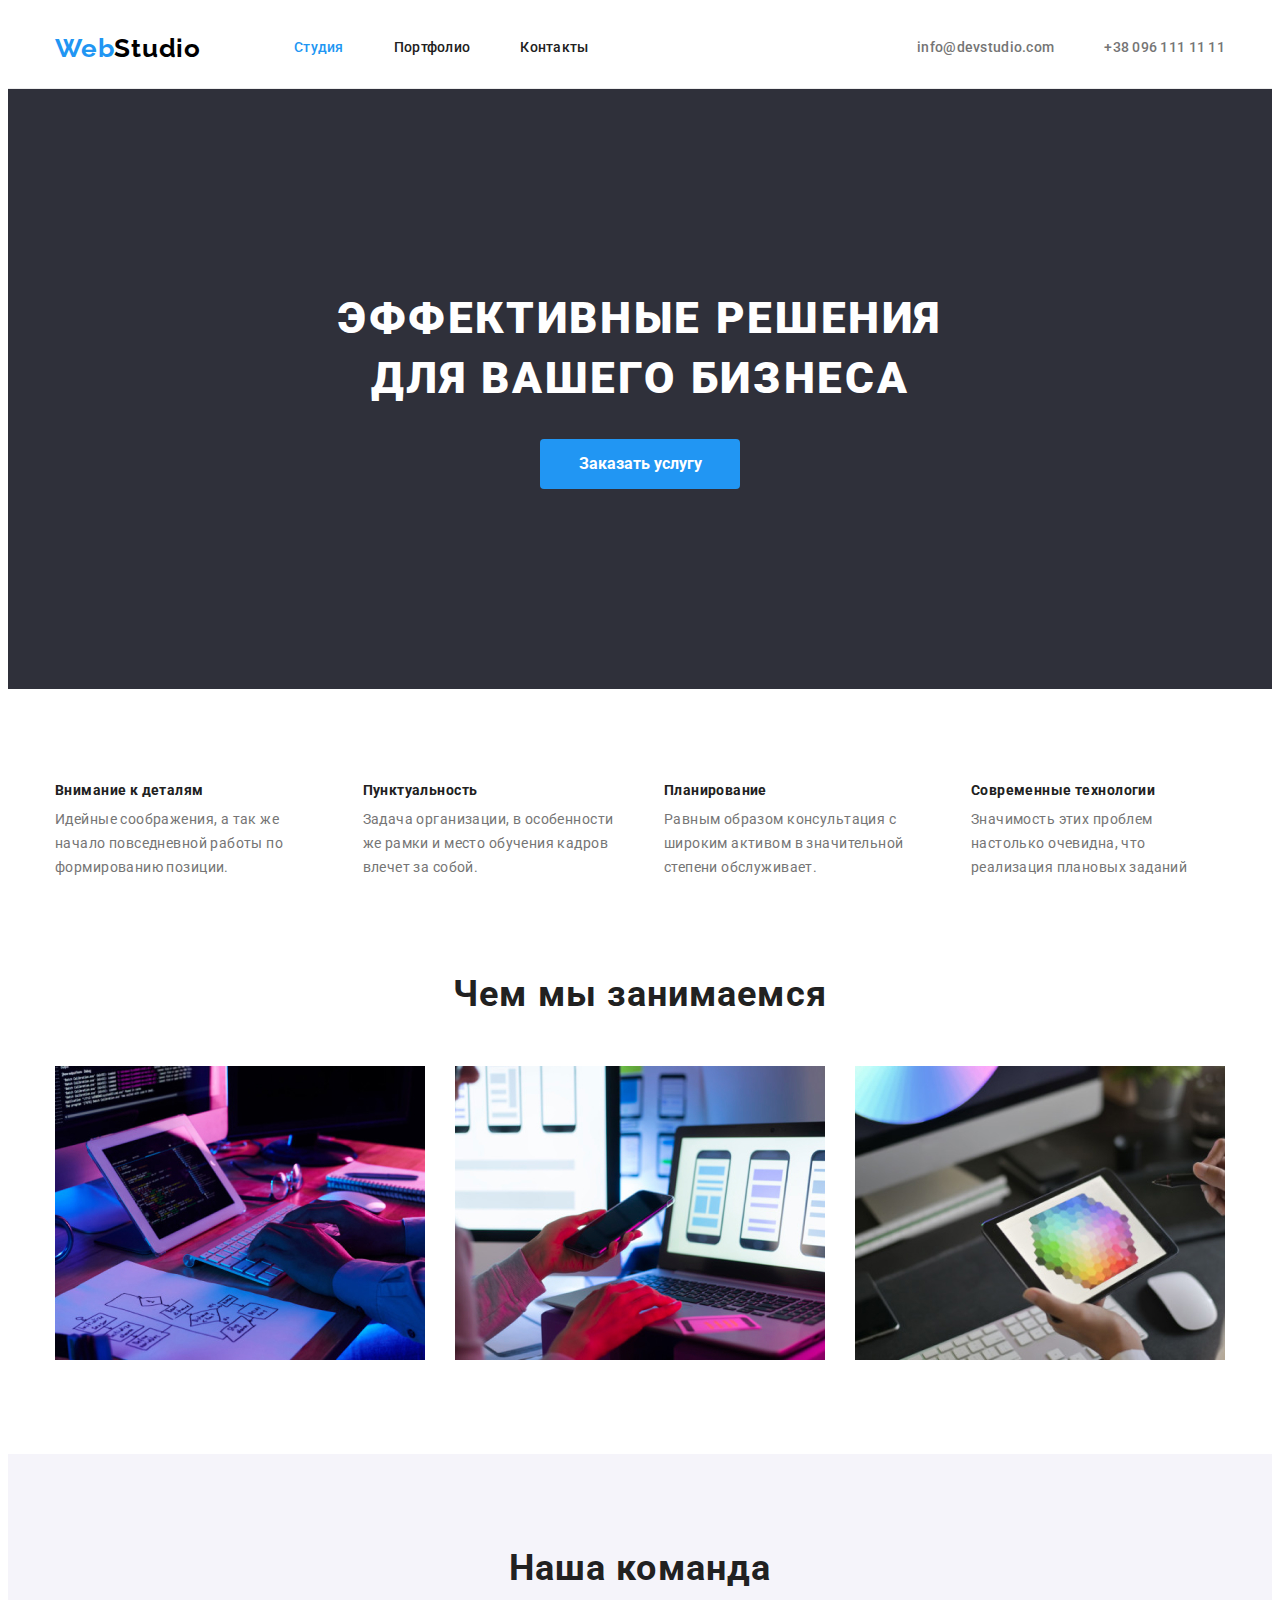
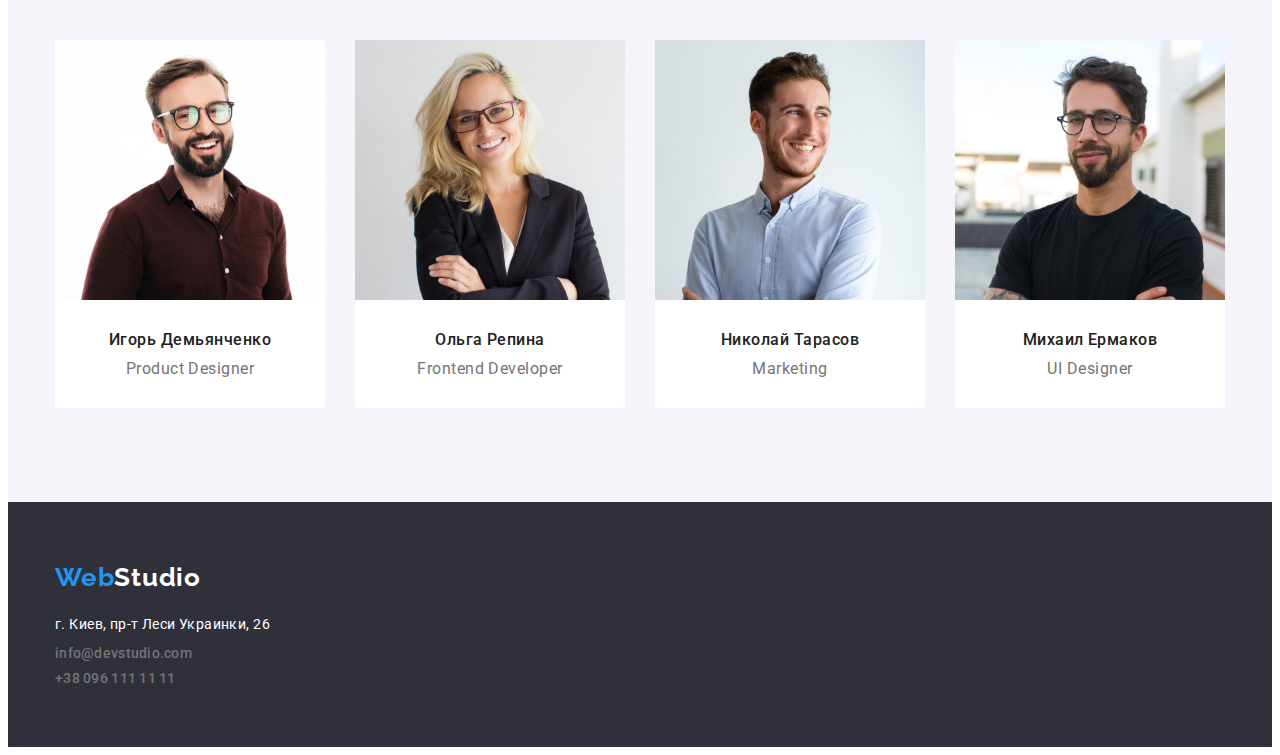
<file: index.html>
<!DOCTYPE html>
<html lang="ru">

<head>
	<meta name="viewport" content="width=device-width, initial-scale=1.0">
	<meta charset="UTF-8">
	<title>Веб студия</title>
	<link rel="stylesheet" href="https://cdnjs.cloudflare.com/ajax/libs/modern-normalize/1.0.0/modern-normalize.min.css"
		integrity="sha512-ISS7cAi1PEhQ8jnbJpJZMd29NlhNj4AWYyLOSp2CE/CsHxTCu+r+t0D2yoJudVrd0/8fTVPUVDzY5Tvli75u/g=="
		crossorigin="anonymous" />
	<link rel="preconnect" href="https://fonts.gstatic.com">
	<link
		href="https://fonts.googleapis.com/css2?family=Raleway:wght@700&family=Roboto:wght@400;500;700;900&display=swap"
		rel="stylesheet">
	<link rel="stylesheet" href="./css/style.css">
</head>

<body>
	<!-- ШАПКА САЙТА-->
	<header class="header">
		<div class="container">
			<nav class="menu">
				<a href="#" class="logo">Web<span class="logo-color-black">Studio</span></a>
				<ul class="navigation">
					<li>
						<a class="link current" href="#">Студия</a>
					</li>
					<li>
						<a class="link" href="./pages/portfolio.html">Портфолио</a>
					</li>
					<li>
						<a class="link child-contacts" href="">Контакты</a>
					</li>
				</ul>
			</nav>
			<ul class="margin-contacts">
				<li>
					<a class="contacts mailto" href="mailto:info@devstudio.com">info@devstudio.com</a>
				</li>
				<li>
					<a class="contacts phone" href="tel:+380961111111">+38 096 111 11 11</a>
				</li>
			</ul>
		</div>
	</header>
	<!-- /ШАПКА САЙТА-->
	<!-- БЛОК ГЕРОЙ -->
	<section class="hero">
		<div class="container">
			<h1 class="main-header"> Эффективные решения для вашего бизнеса</h1>
			<button class="button" type="button">Заказать услугу</button>
		</div>
	</section>
	<!-- / БЛОК ГЕРОЙ -->
	<!-- НАШИ ДОСТОИНСТВА-->
	<section class="dignity">
		<div class="container">
			<h2 class="advantage-title">Наши достоинства</h2>
			<ul>
				<li class="dignity-list">
					<h3 class="advantage">Внимание к деталям</h3>
					<p class="advantage-paragraph">Идейные соображения, а так же начало повседневной работы по
						формированию позиции.
					</p>
				</li>
				<li class="dignity-list">
					<h3 class="advantage">Пунктуальность</h3>
					<p class="advantage-paragraph">Задача организации, в особенности же рамки и место обучения кадров
						влечет за собой.
					</p>
				</li>
				<li class="dignity-list">
					<h3 class="advantage">Планирование</h3>
					<p class="advantage-paragraph">Равным образом консультация с широким активом в значительной степени
						обслуживает.</p>
				</li>
				<li class="dignity-list">
					<h3 class="advantage">Современные технологии</h3>
					<p class="advantage-paragraph">Значимость этих проблем настолько очевидна, что реализация плановых
						заданий
					</p>
				</li>
			</ul>
		</div>
	</section>
	<!-- /НАШИ ДОСТОИНСТВА-->
	<!--Что мы делаем-->
	<section class="advantage-list">
		<div class="container">
			<h2 class="second-header">Чем мы занимаемся</h2>
			<ul>
				<li>
					<img src="./img/code-programm.jpg" alt="Написание кода" width="370" height="294">
				</li>
				<li>
					<img src="./img/phone-programm.jpg" alt="Разработка мобильных приложений" width="370" height="294">
				</li>
				<li>
					<img src="./img/web-programm.jpg" alt="Веб дизайнерство" width="370" height="294">
				</li>
			</ul>
		</div>
	</section>
	<!-- /Что мы делаем-->
	<!-- Наша команда-->
	<section class="team-bg">
		<div class="container">
			<h2 class="second-header">Наша команда</h2>
			<ul>
				<li class="worker">
					<img src="./img/Demianchenko.jpg" alt="Игорь Демьянченко" width="270" height="260">
					<div class="person">
						<h3 class="our-team">Игорь Демьянченко</h3>
						<p class="profession">Product Designer</p>
					</div>
				</li>
				<li class="worker">
					<img src="./img/Repina.jpg" alt="Ольга Репина" width="270" height="260">
					<div class="person">
						<h3 class="our-team">Ольга Репина</h3>
						<p class="profession">Frontend Developer</p>
					</div>
				</li>
				<li class="worker">
					<img src="./img/Tarasov.jpg" alt="Николай Тарасов" width="270" height="260">
					<div class="person">
						<h3 class="our-team">Николай Тарасов</h3>
						<p class="profession">Marketing</p>
					</div>
				</li>
				<li class="worker">
					<img src="./img/Ermakov.jpg" alt="Михаил Ермаков" width="270" height="260">
					<div class="person">
						<h3 class="our-team">Михаил Ермаков</h3>
						<p class="profession">UI Designer</p>
					</div>
				</li>
			</ul>
		</div>
	</section>
	<!-- /Наша команда-->
	<!-- Футер-->
	<footer class="footer-bg">
		<div class="container">
			<a class="logo" href="#">Web<span class="logo-color-white">Studio</span></a>
			<address class="address">г. Киев, пр-т Леси Украинки, 26</address>
			<ul>
				<li class="margin-mailto">
					<a class="contacts-footer" href="mailto:info@devstudio.com">info@devstudio.com</a>
				</li>
				<li>
					<a class="contacts-footer" href="tel:+380961111111">+38 096 111 11 11</a>
				</li>
			</ul>
		</div>
	</footer>
	<!-- /Футер-->
</body>

</html>
</file>
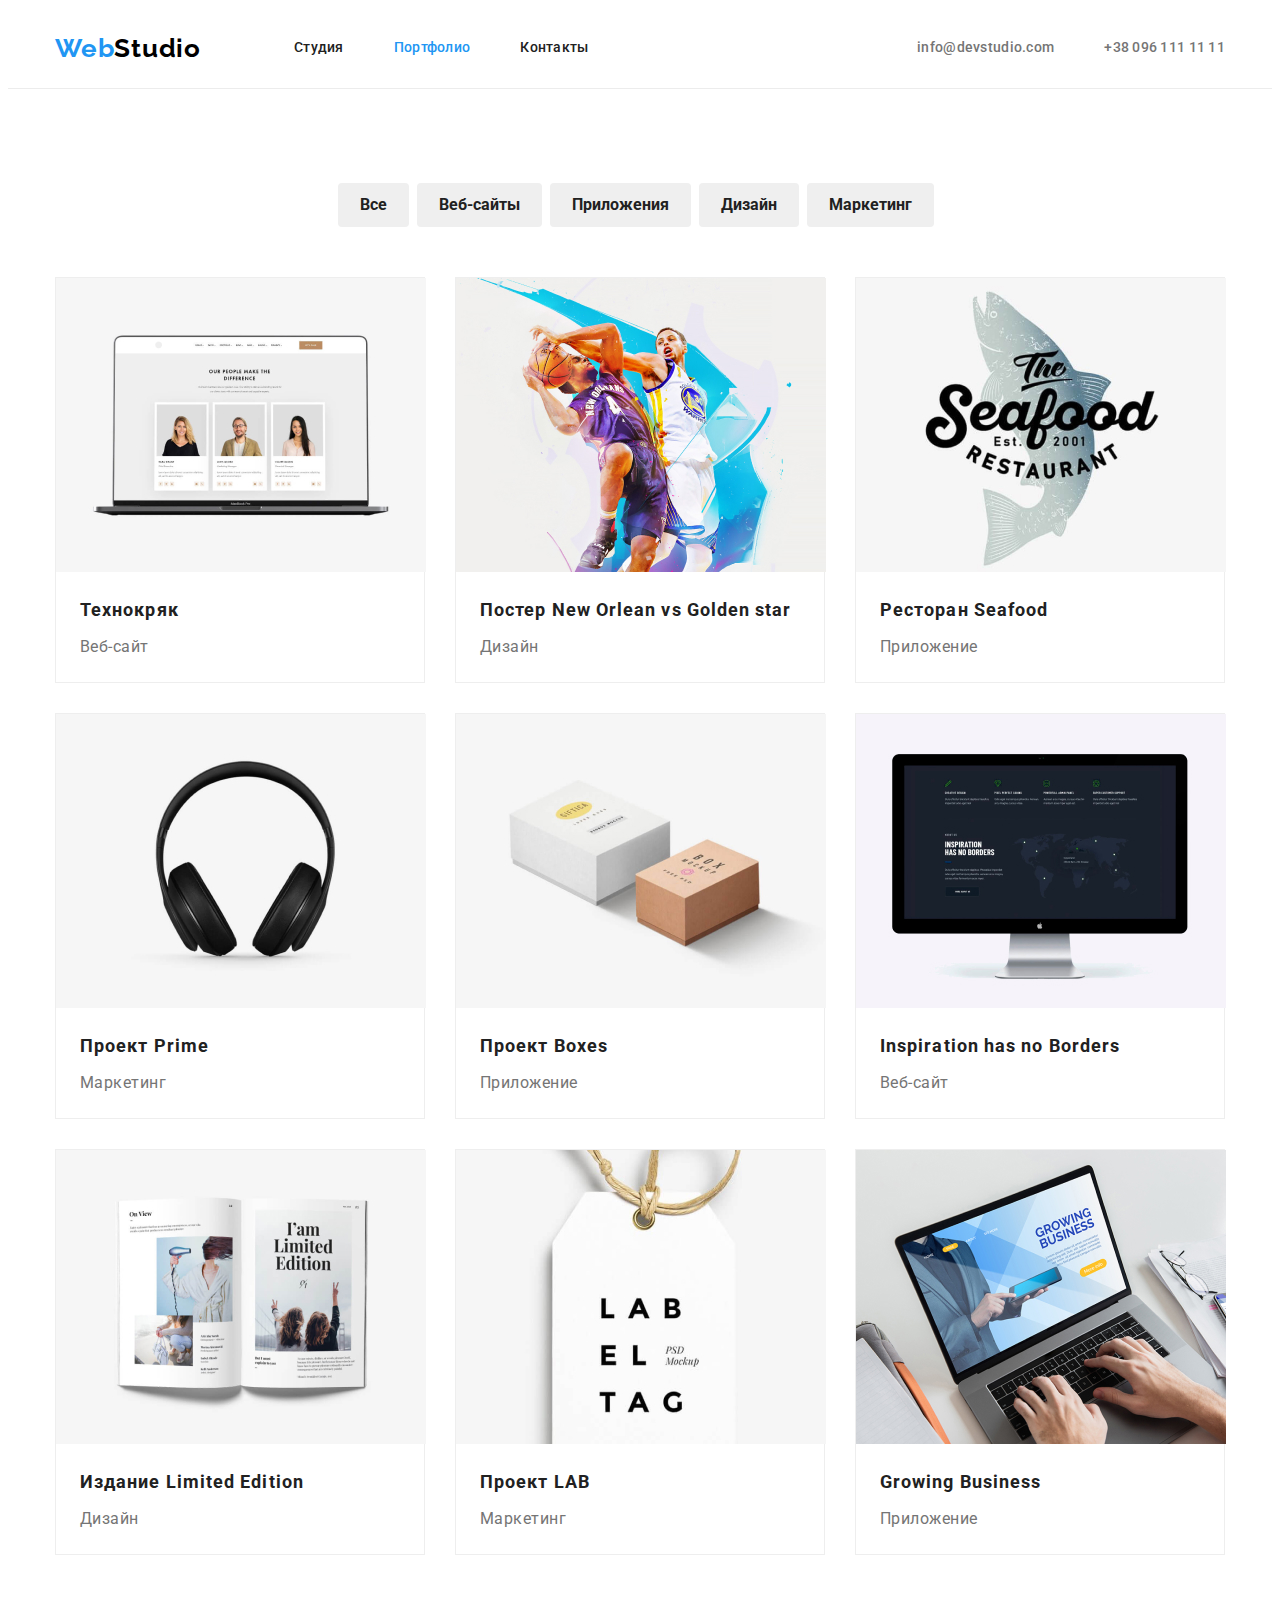
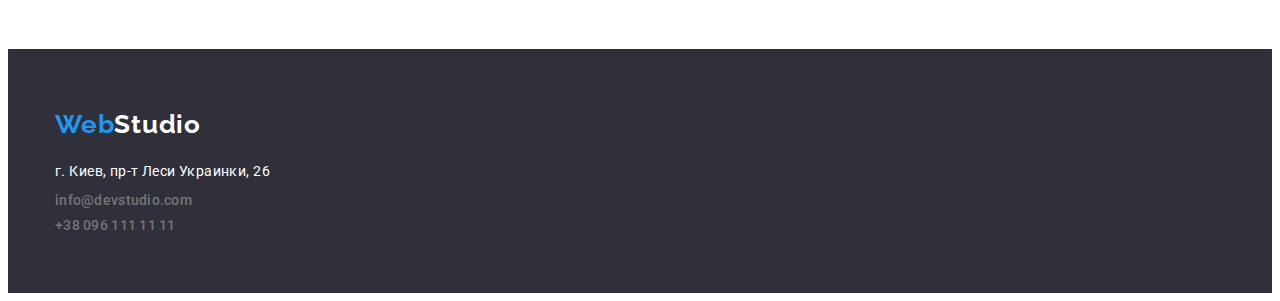
<file: pages/portfolio.html>
<!DOCTYPE html>
<html lang="en">

<head>
	<meta charset="UTF-8">
	<meta name="viewport" content="width=device-width, initial-scale=1.0">
	<title>Document</title>
	<link rel="stylesheet" href="https://cdnjs.cloudflare.com/ajax/libs/modern-normalize/1.0.0/modern-normalize.min.css"
		integrity="sha512-ISS7cAi1PEhQ8jnbJpJZMd29NlhNj4AWYyLOSp2CE/CsHxTCu+r+t0D2yoJudVrd0/8fTVPUVDzY5Tvli75u/g=="
		crossorigin="anonymous" />
	<link rel="preconnect" href="https://fonts.gstatic.com">
	<link
		href="https://fonts.googleapis.com/css2?family=Raleway:wght@700&family=Roboto:wght@400;500;700;900&display=swap"
		rel="stylesheet">
	<link rel="stylesheet" href="../css/style.css">
</head>

<body>
	<!-- ШАПКА САЙТА-->
	<header class="header">
		<div class="container">
			<nav class="menu">
				<a href="../index.html" class="logo">Web<span class="logo-color-black">Studio</span></a>
				<ul class="navigation">
					<li>
						<a class="link" href="../index.html">Студия</a>
					</li>
					<li>
						<a class="link current" href="#">Портфолио</a>
					</li>
					<li>
						<a class="link child-contacts" href="">Контакты</a>
					</li>
				</ul>
			</nav>
			<ul class="margin-contacts">
				<li>
					<a class="contacts mailto" href="mailto:info@devstudio.com">info@devstudio.com</a>
				</li>
				<li>
					<a class="contacts phone" href="tel:+380961111111">+38 096 111 11 11</a>
				</li>
			</ul>
		</div>
	</header>
	<!-- /ШАПКА САЙТА-->
	<!-- ОСНОВНАЯ ИНФОРМАЦИЯ-->
	<main>
		<section class="main-portfolio">
			<div class="container">
				<h1 class="title-portfolio">Основные наши работы</h1>
				<ul class="batton-list">
					<li><button class="button-portfolio" type="button">Все</button></li>
					<li><button class="button-portfolio" type="button">Веб-сайты</button></li>
					<li><button class="button-portfolio" type="button">Приложения</button></li>
					<li><button class="button-portfolio" type="button">Дизайн</button></li>
					<li><button class="button-portfolio" type="button">Маркетинг</button></li>
				</ul>
				<ul class="container-kards">
					<li class="portfolio-kards">
						<a href="">
							<img src="../img/portfolio/tehno.jpg" alt="Технокряк" width="370">
							<div class="main-list">
								<h2 class="activity">Технокряк</h2>
								<p class="activity-prof">Веб-сайт</p>
							</div>
						</a>
					</li>
					<li class="portfolio-kards">
						<a href="">
							<img src="../img/portfolio/no-vs-gs.jpg" alt="Постер New Orlean vs Golden star" width="370">
							<div class="main-list">
								<h2 class="activity">Постер New Orlean vs Golden star</h2>
								<p class="activity-prof">Дизайн</p>
							</div>
						</a>
					</li>
					<li class="portfolio-kards">
						<a href="">
							<img src="../img/portfolio/seafood.jpg" alt="Ресторан Seafood" width="370">
							<div class="main-list">
								<h2 class="activity">Ресторан Seafood</h2>
								<p class="activity-prof">Приложение</p>
							</div>
						</a>
					</li>
					<li class="portfolio-kards">
						<a href="">
							<img src="../img/portfolio/prime.jpg" alt="Проект Prime" width="370">
							<div class="main-list">
								<h2 class="activity">Проект Prime</h2>
								<p class="activity-prof">Маркетинг</p>
							</div>
						</a>
					</li>
					<li class="portfolio-kards">
						<a href="">
							<img src="../img/portfolio/boxes.jpg" alt="Проект Boxes" width="370">
							<div class="main-list">
								<h2 class="activity">Проект Boxes</h2>
								<p class="activity-prof">Приложение</p>
							</div>
						</a>
					</li>
					<li class="portfolio-kards">
						<a href="">
							<img src="../img/portfolio/ins-borders.jpg" alt="Inspiration has no Borders" width="370">
							<div class="main-list">
								<h2 class="activity">Inspiration has no Borders</h2>
								<p class="activity-prof">Веб-сайт</p>
							</div>
						</a>
					</li>
					<li class="portfolio-kards">
						<a href="">
							<img src="../img/portfolio/limited-edition.jpg" alt="Издание Limited Edition" width="370">
							<div class="main-list">
								<h2 class="activity">Издание Limited Edition</h2>
								<p class="activity-prof">Дизайн</p>
							</div>
						</a>
					</li>
					<li class="portfolio-kards">
						<a href="">
							<img src="../img/portfolio/lab.jpg" alt="Проект LAB" width="370">
							<div class="main-list">
								<h2 class="activity">Проект LAB</h2>
								<p class="activity-prof">Маркетинг</p>
							</div>
						</a>
					</li>
					<li class="portfolio-kards">
						<a href="">
							<img src="../img/portfolio/gr-business.jpg" alt="Growing Business" width="370">
							<div class="main-list">
								<h2 class="activity">Growing Business</h2>
								<p class="activity-prof">Приложение</p>
							</div>
						</a>
					</li>
				</ul>
			</div>
		</section>
	</main>
	<!-- /ОСНОВНАЯ ИНФОРМАЦИЯ-->
	<!-- Футер-->
	<footer class="footer-bg">
		<div class="container">
			<a class="logo" href="#">Web<span class="logo-color-white">Studio</span></a>
			<address class="address">г. Киев, пр-т Леси Украинки, 26</address>
			<ul>
				<li class="margin-mailto">
					<a class="contacts-footer" href="mailto:info@devstudio.com">info@devstudio.com</a>
				</li>
				<li>
					<a class="contacts-footer" href="tel:+380961111111">+38 096 111 11 11</a>
				</li>
			</ul>
		</div>
	</footer>
	<!-- /Футер-->

</body>

</html>
</file>
<file: css/style.css>
html {
	box-sizing: border-box;
}
*,
*::before,
::after {
	box-sizing: inherit;
}

:root {
	--main-font-famil: "Roboto", sans-serif;
	--main-text-color: #212121;
	--color-text-h2: #ffffff;
	--color-text-paragraph: #757575;
	--text-button-hover: #ffffff;
	--main-logocolor-text: #2196f3;
	--main-logo-color: #000000;
	--off-logo-color: #ffffff;
	--color-tartet: #2196f3;
	--bg-footer: #2f303a;
	--bg-dutton: #2196f3;
	--color-bg-team: #f5f4fa;
	--color-address: #ffffff;
}

body {
	font-family: var(--main-font-famil);
	font-size: 14px;
	line-height: 1.14;
	letter-spacing: 0.02em;
}
ul {
	margin: 0;
	padding: 0;
}
li {
	list-style: none;
}
a {
	text-decoration: none;
}
img {
	display: block;
}
.container {
	margin-left: auto;
	margin-right: auto;
	width: 1200px;
	padding-left: 15px;
	padding-right: 15px;
}
.header {
	border-bottom: 1px solid #ececec;
}
/* ШАПКА САЙТА */
header .container {
	display: flex;
	align-items: center;
}
.header .menu {
	display: flex;
	align-items: center;
}
.menu ul {
	display: flex;
	align-items: center;
	justify-content: space-between;
}

.logo {
	display: inline-block;
	font-family: "Raleway", sans-serif;
	font-weight: bold;
	font-size: 26px;
	line-height: 1.19;
	letter-spacing: 0.03em;
	color: var(--main-logocolor-text);
	margin-right: 93px;
}
.logo-color-black {
	color: var(--main-logo-color);
}
.logo-color-white {
	color: var(--off-logo-color);
}

.navigation .link {
	font-weight: 500;
	color: var(--main-text-color);
	padding-top: 32px;
	padding-bottom: 32px;
	display: block;
}
.navigation li {
	margin-right: 50px;
}
.navigation li:last-child {
	margin-right: 0px;
}

.header li:last-child {
	padding-right: 0;
}

.navigation .link:hover,
.navigation .link:focus {
	color: var(--color-tartet);
}
.navigation .current {
	color: var(--color-tartet);
}

.margin-contacts {
	margin: 0;
	display: flex;
	margin-left: auto;
}
.margin-contacts li {
	margin-right: 50px;
}
.margin-contacts li:last-child {
	margin-right: 0px;
}

.contacts {
	display: inline-block;
	font-weight: 500;
	color: var(--color-text-paragraph);
	margin: 0;
	padding-top: 32px;
	padding-bottom: 32px;
}
.contacts:hover,
.contacts:focus {
	color: var(--color-tartet);
}

/* /ШАПКА САЙТА */

/* БЛОК ГЕРОЙ */
.hero {
	text-align: center;
	padding-top: 200px;
	padding-bottom: 200px;
	background: #2f303a;
}
.hero .container {
	width: 700px;
}

.main-header {
	text-transform: uppercase;
	font-weight: 900;
	font-size: 44px;
	line-height: 1.36;
	letter-spacing: 0.06em;
	color: var(--color-text-h2);
	margin: 0;
	margin-bottom: 30px;
}
.button {
	min-width: 200px;
	padding: 10px 32px;
	font-family: var(--main-font-famil);
	font-weight: 700;
	font-size: 16px;
	line-height: 1.87;
	color: var(--text-button-hover);
	background: var(--bg-dutton);
	border-radius: 4px;
	border: 0;
	cursor: pointer;
}
/* / БЛОК ГЕРОЙ */
/* НАШИ ДОСТОИНСТВА */
.dignity {
	padding-top: 94px;
	padding-bottom: 94px;
}
.dignity ul {
	display: flex;
	justify-content: space-between;
}

.dignity-list:not(:last-child) {
	margin-right: 30px;
}

.advantage-title {
	margin: 0;
	display: none;
}
.advantage {
	margin: 0;
	margin-bottom: 10px;
	font-weight: 700;
	font-size: 14px;
	line-height: 1.14;
	letter-spacing: 0.03em;
	color: var(--main-text-color);
}
.advantage-paragraph {
	font-weight: normal;
	font-size: 14px;
	line-height: 1.71;
	letter-spacing: 0.03em;
	color: var(--color-text-paragraph);
	margin: 0;
}

/* /НАШИ ДОСТОИНСТВА */

/* ЧТО МЫ ДЕЛАЕМ */
.advantage-list {
	padding-bottom: 94px;
}
.advantage-list ul {
	display: flex;
	justify-content: space-between;
}

.second-header {
	text-align: center;
	font-weight: bold;
	font-size: 36px;
	line-height: 1.16;
	letter-spacing: 0.03em;
	color: var(--main-text-color);
	margin: 0;
	margin-bottom: 50px;
}

/* /ЧТО МЫ ДЕЛАЕМ */

/* НАША КОМАНДА */
.team-bg ul {
	display: flex;
	justify-content: space-between;
}
.team-bg {
	background: var(--color-bg-team);
	padding-bottom: 94px;
	padding-top: 94px;
}

.person {
	padding-top: 30px;
	padding-bottom: 30px;
}

.our-team {
	font-weight: 500;
	font-size: 16px;
	line-height: 1.19;
	letter-spacing: 0.03em;
	color: var(--main-text-color);
	margin: 0;
	margin-bottom: 10px;
}
.profession {
	font-size: 16px;
	line-height: 1.19;
	letter-spacing: 0.03em;
	color: var(--color-text-paragraph);
	margin: 0;
}
.worker {
	width: 270px;
	height: 368px;
	background: #ffffff;
	border-radius: 0px 0px 4px 4px;
	text-align: center;
}

/* /НАША КОМАНДА */

/* ФУТЕР */

.footer-bg {
	background-color: var(--bg-footer);
	padding-top: 60px;
	padding-bottom: 60px;
}
.footer-bg .logo {
	margin-bottom: 20px;
}
.container .address {
	font-weight: normal;
	font-size: 14px;
	line-height: 1.71;
	letter-spacing: 0.03em;
	color: var(--color-address);
	font-style: normal;
	margin-bottom: 9px;
}
.contacts-footer {
	/* display: inline-block; */
	font-weight: 500;
	font-size: 14px;
	line-height: 1.14;
	letter-spacing: 0.02em;
	color: var(--color-text-paragraph);
	margin: 0;
}
.contacts-footer:hover,
.contacts-footer:focus {
	color: var(--color-tartet);
}
.margin-mailto {
	margin-bottom: 9px;
}

/* /ФУТЕР */

/* ПОРТФОЛИО */
.main-portfolio {
	padding: 94px 0;
}
.title-portfolio {
	margin: 0;
	display: none;
}
.container .batton-list {
	display: flex;
	justify-content: center;
}
.container .container-kards {
	display: flex;
	flex-wrap: wrap;
}

.portfolio-kards {
	display: inline-block;
	width: 370px;
	margin-right: 30px;
	margin-bottom: 30px;
	border: 1px solid #eeeeee;
}
.portfolio-kards:nth-child(3n + 3) {
	margin-right: 0;
}
.portfolio-kards:nth-last-child(-n + 3) {
	margin-bottom: 0;
}

.container-kards li:nth-last-child(-n + 3) {
	margin-bottom: 0px;
}
.batton-list {
	margin-bottom: 50px;
}
.button-portfolio {
	border: 0;
	display: inline-block;
	border-radius: 4px;
	padding: 6px 22px;
	font-family: var(--main-font-famil);
	font-weight: 700;
	font-size: 16px;
	line-height: 2;
	color: var(--main-text-color);
	cursor: pointer;
}
.batton-list li {
	margin-right: 8px;
}
.button-portfolio:hover,
.button-portfolio:focus {
	color: var(--text-button-hover);
	background: var(--color-tartet);
}
.main-list {
	padding: 20px 24px;
}

.activity {
	font-weight: bold;
	font-size: 18px;
	line-height: 2;
	letter-spacing: 0.06em;
	color: var(--main-text-color);
	margin: 0;
	margin-bottom: 4px;
}
.activity-prof {
	margin: 0;
	font-weight: normal;
	font-size: 16px;
	line-height: 1.87;
	letter-spacing: 0.03em;
	color: var(--color-text-paragraph);
}
</file>
